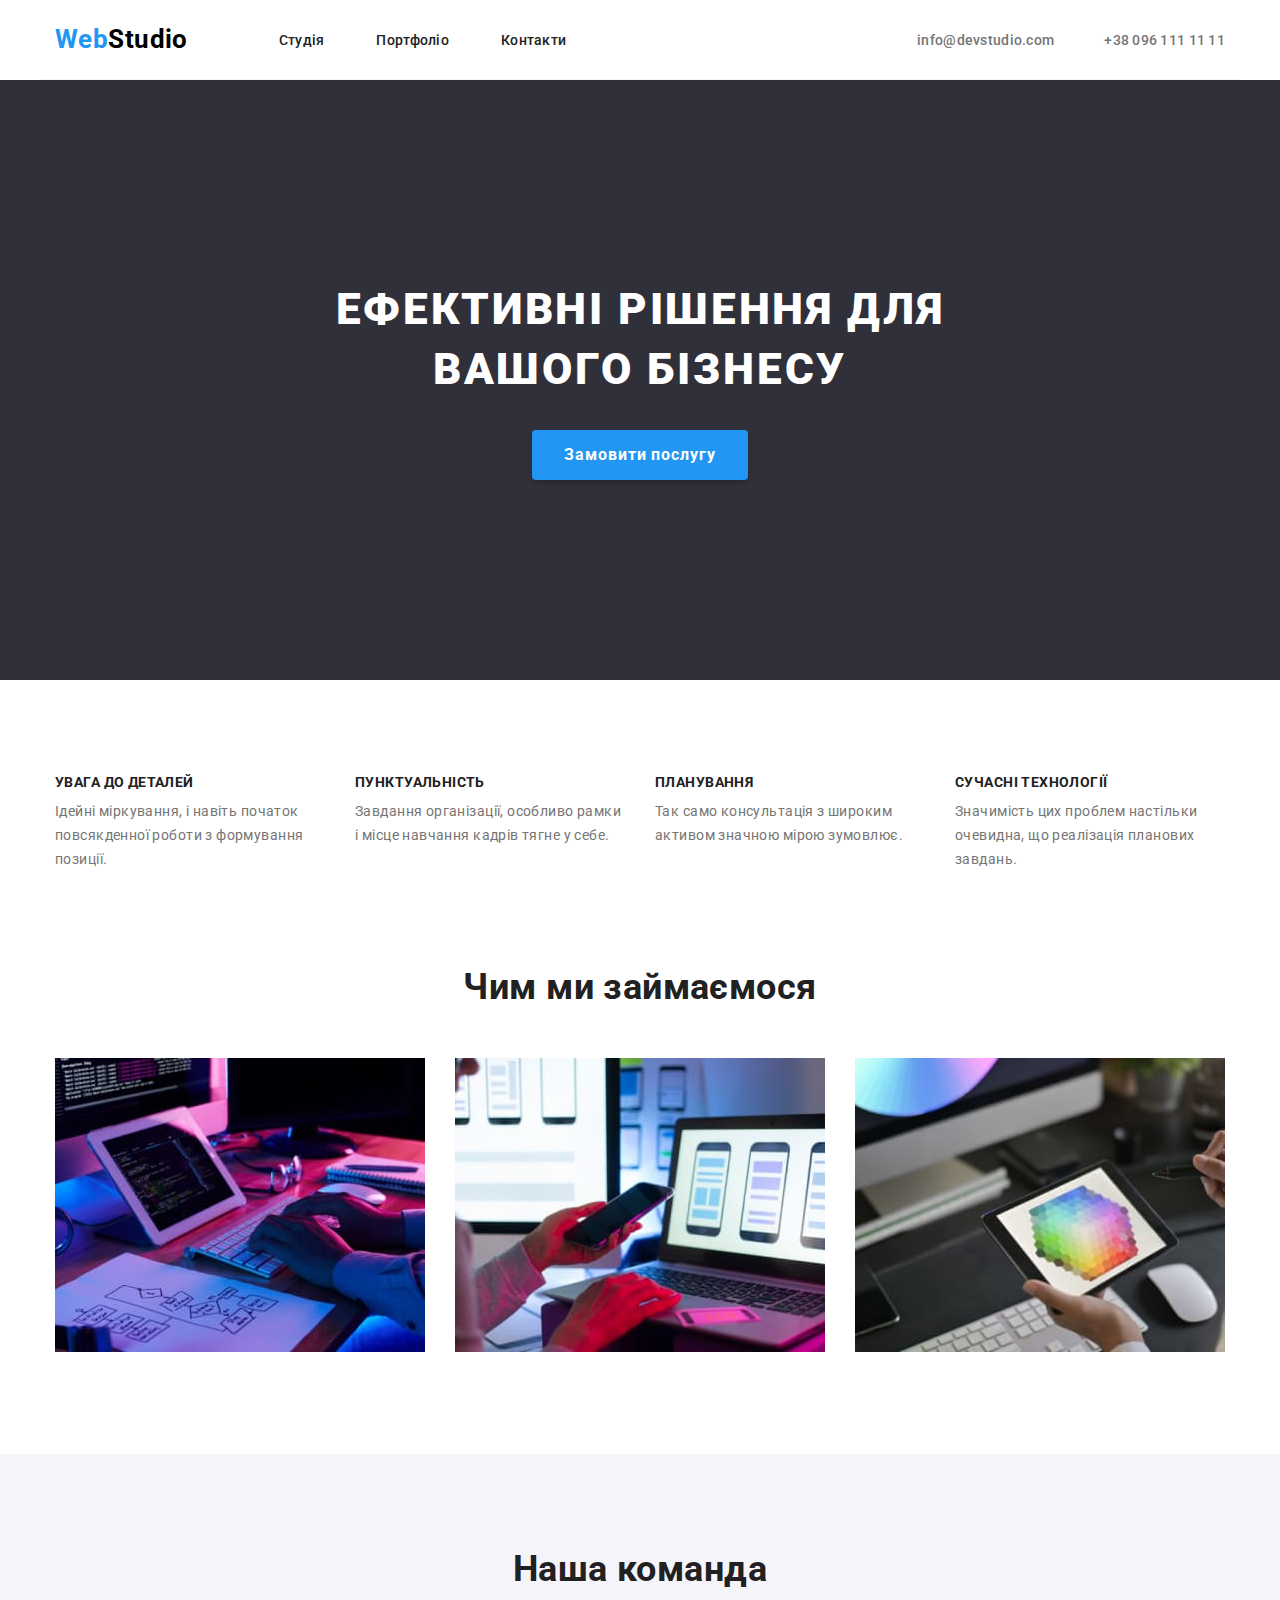
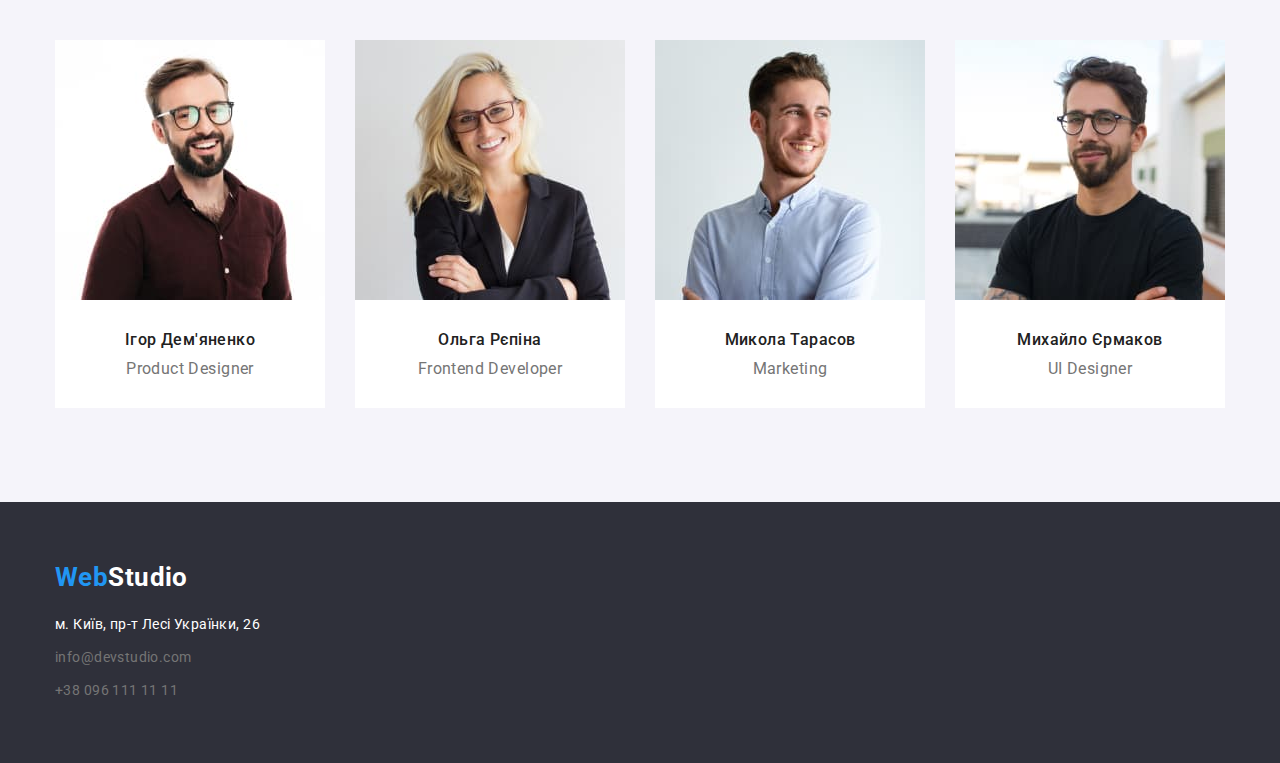
<file: index.html>
<!DOCTYPE html>
<html lang="uk">
  <head>
    <meta charset="UTF-8" />
    <meta http-equiv="X-UA-Compatible" content="IE=edge" />
    <meta name="viewport" content="width=device-width, initial-scale=1.0" />
    <title>Головна</title>
    <link rel="preconnect" href="https://fonts.googleapis.com" />
    <link rel="preconnect" href="https://fonts.gstatic.com" crossorigin />
    <link href="https://fonts.googleapis.com/css2?family=Montserrat:wght@400;700&family=Raleway:wght@700&family=Roboto:wght@400;500;700;900&display=swap" rel="stylesheet" />
    <link rel="stylesheet" href="./css/modern-normalize.css" />
    <link rel="stylesheet" href="./css/styles.css" />
  </head>

  <body>
    <header class="header">
      <div class="header-block container">
        <a href="./index.html" lang="en" class="logo"><span>Web</span>Studio</a>
        <nav class="navigation">
          <ul class="navigation-list">
            <li class="navigation-item">
              <a class="link header-link" href="./index.html">Студія</a>
            </li>
            <li class="navigation-item">
              <a class="link header-link" href="./portfolio.html">Портфоліо</a>
            </li>
            <li class="navigation-item">
              <a class="link header-link" href="#">Контакти</a>
            </li>
          </ul>
        </nav>

        <div class="contacts">
          <ul class="header-contacts">
            <li>
              <a class="link header-contact" href="mailto:info@devstudio.com">info@devstudio.com</a>
            </li>
            <li>
              <a class="link header-contact" href="tel:+380961111111">+38 096 111 11 11</a>
            </li>
          </ul>
        </div>
      </div>
    </header>

    <main class="hero">
      <section class="hero-header">
        <div class="hero-block container">
          <h1 class="hero-title">Ефективні рішення для вашого бізнесу</h1>
          <button type="button" class="hero-button">Замовити послугу</button>
        </div>
      </section>

      <section class="section section-advantages">
        <div class="container advantages">
          <h2 class="hidden section-title">Наші переваги</h2>
          <ul class="advantages-list">
            <li class="advantages-card">
              <h3 class="section-header">Увага до деталей</h3>
              <p>Ідейні міркування, і навіть початок повсякденної роботи з формування позиції.</p>
            </li>
            <li class="advantages-card">
              <h3 class="section-header">Пунктуальність</h3>
              <p>Завдання організації, особливо рамки і місце навчання кадрів тягне у себе.</p>
            </li>
            <li class="advantages-card">
              <h3 class="section-header">Планування</h3>
              <p>Так само консультація з широким активом значною мірою зумовлює.</p>
            </li>
            <li class="advantages-card">
              <h3 class="section-header">Сучасні технології</h3>
              <p>Значимість цих проблем настільки очевидна, що реалізація планових завдань.</p>
            </li>
          </ul>
        </div>
      </section>

      <section class="section projects">
        <div class="container">
          <h2 class="section-title">Чим ми займаємося</h2>
          <ul class="projects-list">
            <li class="projects-item">
              <img src="./images/img.jpg" alt="Людина набирає текст на клавіатурі" width="370" />
            </li>
            <li class="projects-item">
              <img src="./images/box2.jpg" alt="Людина тримає телефон в руці" width="370" />
            </li>
            <li class="projects-item">
              <img src="./images/box3.jpg" alt="Людина тримає планшет в руці." width="370" />
            </li>
          </ul>
        </div>
      </section>

      <section class="section team">
        <div class="container team-block">
          <h2 class="section-title">Наша команда</h2>
          <ul class="team-list">
            <li class="team-item">
              <img class="team-img" src="./images/img1.jpg" alt="Усміхнений чоловік в окулярах у бордовій сорочці" width="270" />
              <div class="team-desc">
                <h3 class="team-name">Ігор Дем'яненко</h3>
                <p lang="en">Product Designer</p>
              </div>
            </li>

            <li class="team-item">
              <img class="team-img" src="./images/img2.jpg" alt="Дівчина з посмішкою та білим волоссям в окулярах" width="270" />
              <div class="team-desc">
                <h3 class="team-name">Ольга Рєпіна</h3>
                <p lang="en">Frontend Developer</p>
              </div>
            </li>

            <li class="team-item">
              <img class="team-img" src="./images/img3.jpg" alt="Усміхнений чоловік в окулярах у блакітній сорочці" width="270" />
              <div class="team-desc">
                <h3 class="team-name">Микола Тарасов</h3>
                <p lang="en">Marketing</p>
              </div>
            </li>

            <li class="team-item">
              <img class="team-img" src="./images/img4.jpg" alt="Усміхнений чоловік в окулярах у чорній сорочці" width="270" />
              <div class="team-desc">
                <h3 class="team-name">Михайло Єрмаков</h3>
                <p lang="en">UI Designer</p>
              </div>
            </li>
          </ul>
        </div>
      </section>
    </main>

    <footer class="footer-contacts">
      <div class="container footer-block">
        <div class="footer-address">
          <a href="./index.html" class="footer-logo logo" lang="en"><span>Web</span>Studio</a>
          <address>
            <ul class="footer-contacts-list">
              <li class="footer-contacts-item">
                <a class="footer-contacts-link map" href="https://goo.gl/maps/XiPx7F8TdNtTnZYd6" target="_blank" rel="noopener noreferrer">м. Київ, пр-т Лесі Українки, 26</a>
              </li>
              <li class="footer-contacts-item">
                <a class="footer-contacts-link" href="mailto:info@devstudio.com">info@devstudio.com</a>
              </li>
              <li class="footer-contacts-item">
                <a class="footer-contacts-link" href="tel:+380961111111">+38 096 111 11 11</a>
              </li>
            </ul>
          </address>
        </div>
      </div>
    </footer>
  </body>
</html>
</file>
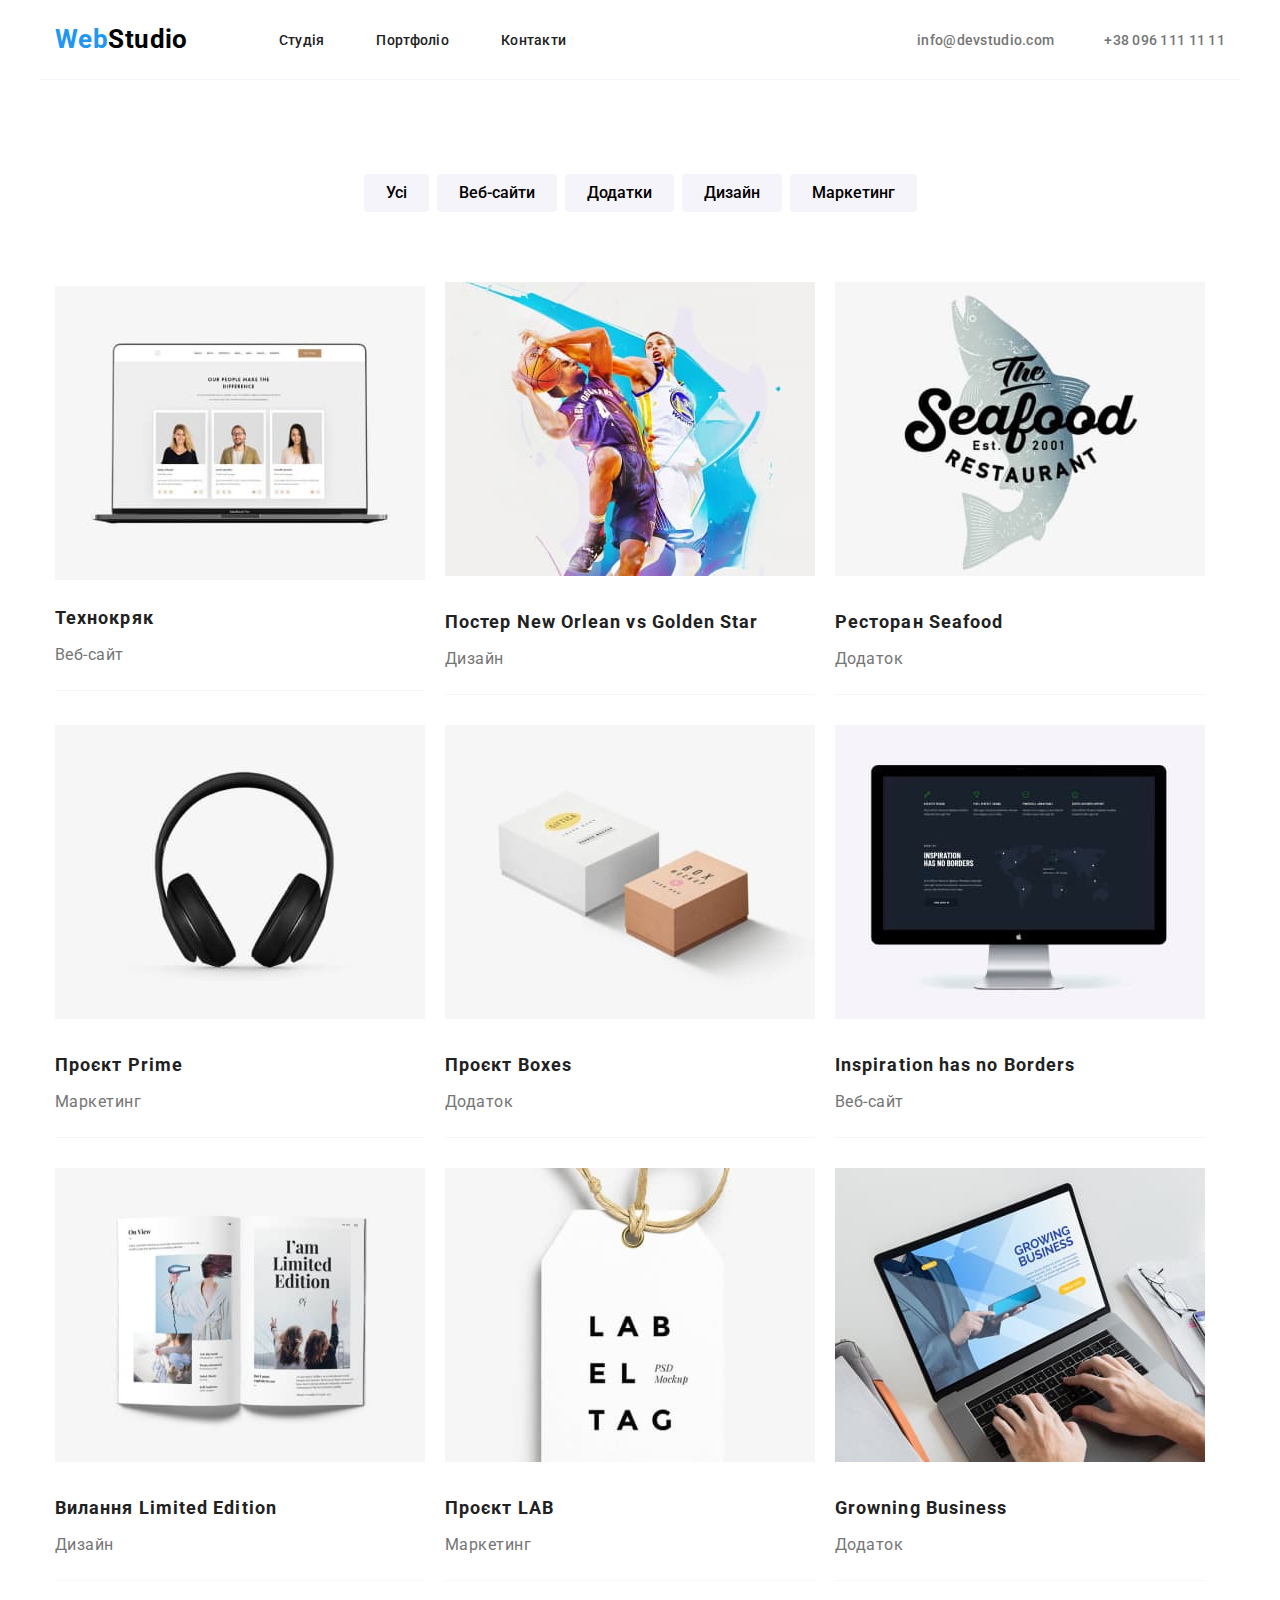
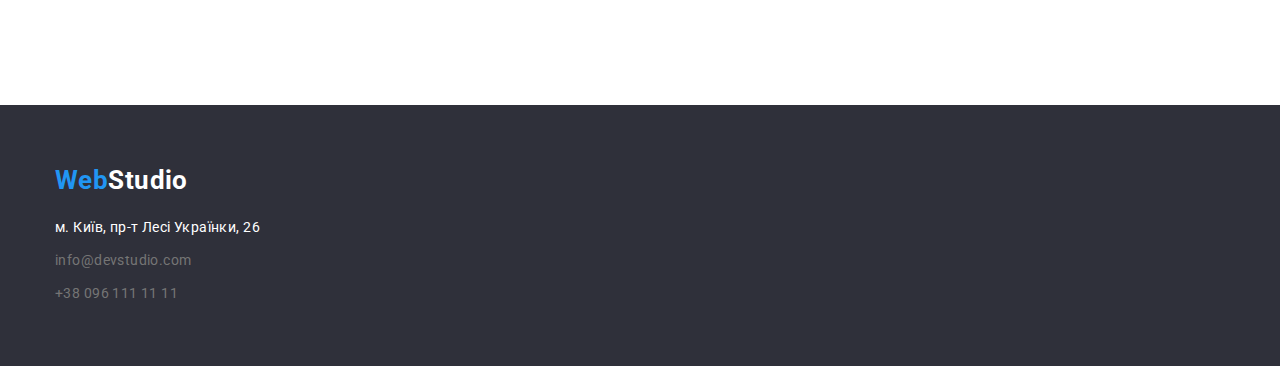
<file: portfolio.html>
<!DOCTYPE html>
<html lang="uk">
  <head>
    <meta charset="UTF-8" />
    <meta http-equiv="X-UA-Compatible" content="IE=edge" />
    <meta name="viewport" content="width=device-width, initial-scale=1.0" />
    <title>Портфоліо</title>
    <link rel="preconnect" href="https://fonts.googleapis.com" />
    <link rel="preconnect" href="https://fonts.gstatic.com" crossorigin />
    <link href="https://fonts.googleapis.com/css2?family=Montserrat:wght@400;700&family=Raleway:wght@700&family=Roboto:wght@400;500;700;900&display=swap" rel="stylesheet" />
    <link rel="stylesheet" href="./css/modern-normalize.css" />
    <link rel="stylesheet" href="./css/styles.css" />
  </head>

  <body>
    <header class="header">
      <div class="header-block container">
        <a href="./index.html" lang="en" class="logo"><span>Web</span>Studio</a>
        <nav class="navigation">
          <ul class="navigation-list">
            <li class="navigation-item">
              <a class="link header-link" href="./index.html">Студія</a>
            </li>
            <li class="navigation-item">
              <a class="link header-link" href="./portfolio.html">Портфоліо</a>
            </li>
            <li class="navigation-item">
              <a class="link header-link" href="#">Контакти</a>
            </li>
          </ul>
        </nav>

        <div class="contacts">
          <ul class="header-contacts">
            <li>
              <a class="link header-contact" href="mailto:info@devstudio.com">info@devstudio.com</a>
            </li>
            <li>
              <a class="link header-contact" href="tel:+380961111111">+38 096 111 11 11</a>
            </li>
          </ul>
        </div>
      </div>
    </header>

    <main>
      <section class="section">
        <div class="container">
          <h2 class="hidden work">Наши работы</h2>

          <div class="filter-work-type">
            <ul class="work-type">
              <li class="work-filter">
                <button type="button" class="button btn">Усі</button>
              </li>
              <li class="work-filter">
                <button type="button" class="button btn">Веб-сайти</button>
              </li>
              <li class="work-filter">
                <button type="button" class="button btn">Додатки</button>
              </li>
              <li class="work-filter">
                <button type="button" class="button btn">Дизайн</button>
              </li>
              <li class="work-filter">
                <button type="button" class="button btn">Маркетинг</button>
              </li>
            </ul>
          </div>

          <ul class="work-list">
            <li class="work-item">
              <a href="./portfolio.html">
                <img class="work-img" src="./images/pf-img1.jpg" alt="На ноутбуці відкрито сайт із трьома фото співробітників" width="370" />
                <div class="work-desc">
                  <h2 class="work-title">Технокряк</h2>
                  <p class="work-type">Веб-сайт</p>
                </div>
              </a>
            </li>
            <li class="work-item">
              <a href="./portfolio.html">
                <img src="./images/pf-img2.jpg" alt="Двоє чоловіків грають у баскетбол" width="370" />
                <div class="work-desc">
                  <h2 class="work-title">Постер <span lang="en">New Orlean vs Golden Star</span></h2>
                  <p class="work-type">Дизайн</p>
                </div>
              </a>
            </li>
            <li class="work-item">
              <a href="./portfolio.html">
                <img src="./images/pf-img3.jpg" alt="Логотип ресторану морської їжі" width="370" />
                <div class="work-desc">
                  <h2 class="work-title">Ресторан <span lang="en">Seafood</span></h2>
                  <p class="work-type">Додаток</p>
                </div>
              </a>
            </li>
            <li class="work-item">
              <a href="./portfolio.html">
                <img src="./images/pf-img4.jpg" alt="навушники" width="370" />
                <div class="work-desc">
                  <h2 class="work-title">Проєкт <span lang="en">Prime</span></h2>
                  <p class="work-type">Маркетинг</p>
                </div>
              </a>
            </li>
            <li class="work-item">
              <a href="./portfolio.html">
                <img src="./images/pf-img5.jpg" alt="біла велика коробка лежить поруч із бежевою маленькою коробкою" width="370" />
                <div class="work-desc">
                  <h2 class="work-title">Проєкт <span lang="en">Boxes</span></h2>
                  <p class="work-type">Додаток</p>
                </div>
              </a>
            </li>
            <li class="work-item">
              <a href="./portfolio.html">
                <img src="./images/pf-img6.jpg" alt="відкритий сайт Inspiration has no Borders на моноблоці" width="370" />
                <div class="work-desc">
                  <h2 class="work-title" lang="en">Inspiration has no Borders</h2>
                  <p class="work-type">Веб-сайт</p>
                </div>
              </a>
            </li>
            <li class="work-item">
              <a href="./portfolio.html">
                <img src="./images/pf-img7.jpg" alt="відкрита книга з ілюстраціями" width="370" />
                <div class="work-desc">
                  <h2 class="work-title">Вилання <span lang="en">Limited Edition</span></h2>
                  <p class="work-type">Дизайн</p>
                </div>
              </a>
            </li>
            <li class="work-item">
              <a href="./portfolio.html">
                <img src="./images/pf-img8.jpg" alt="етикетка LAB" width="370" />
                <div class="work-desc">
                  <h2 class="work-title">Проєкт <span lang="en">LAB</span></h2>
                  <p class="work-type">Маркетинг</p>
                </div>
              </a>
            </li>
            <li class="work-item">
              <a href="./portfolio.html">
                <img src="./images/pf-img9.jpg" alt="пальці набирають текст на ноутбуці" width="370" />
                <div class="work-desc">
                  <h2 class="work-title" lang="en">Growning Business</h2>
                  <p class="work-type">Додаток</p>
                </div>
              </a>
            </li>
          </ul>
        </div>
      </section>
    </main>

    <footer class="footer-contacts">
      <div class="container footer-block">
        <div class="footer-address">
          <a href="./index.html" class="footer-logo logo" lang="en"><span>Web</span>Studio</a>
          <address>
            <ul class="footer-contacts-list">
              <li class="footer-contacts-item">
                <a class="footer-contacts-link map" href="https://goo.gl/maps/XiPx7F8TdNtTnZYd6" target="_blank" rel="noopener noreferrer">м. Київ, пр-т Лесі Українки, 26</a>
              </li>
              <li class="footer-contacts-item">
                <a class="footer-contacts-link" href="mailto:info@devstudio.com">info@devstudio.com</a>
              </li>
              <li class="footer-contacts-item">
                <a class="footer-contacts-link" href="tel:+380961111111">+38 096 111 11 11</a>
              </li>
            </ul>
          </address>
        </div>
      </div>
    </footer>
  </body>
</html>
</file>
<file: css/styles.css>
:root {
    /* text color*/
    --primary-text-color: #757575;
    --header-text-color: #212121;
    --accent-color: #2196F3;
    --c-black: #000000;
    --c-white: #fff;
    --c-grey: color: rgba(255, 255, 255, 0.6);

    /* background color*/
    --bg-grey: #F5F4FA;
    --bg-white: #FFFFFF;

}

*,
::before,
::after {
    margin: 0;
    padding: 0;
    box-sizing: border-box;
}

h1,
h2,
h3,
h4,
h5,
h6,
p,
ul {
    margin: 0;
    padding: 0;
}

.btn {
    cursor: pointer;
}

body {
    background-color: #fff;
    color: var(--primary-text-color);
    font-family: Roboto, sans-serif;
    font-weight: 400;
    font-size: 14px;
    line-height: 1.7142;
    letter-spacing: 0.03em;
}

ul {
    list-style: none;
}

.section {
    padding: 94px 0;
}

.container {
    max-width: 1200px;
    width: 100%;
    margin: 0 auto;
    padding: 0 15px;
}

.link {
    text-decoration: none;
    font-weight: 500;
    font-size: 14px;
    line-height: 1.1428;
    letter-spacing: 0.02em;
}

/*header*/

.logo {
    text-decoration: none;
    color: var(--c-black);
    font-weight: 700;
    font-size: 26px;
    line-height: 1.1932;
    display: block;
}

.logo span {
    color: var(--accent-color);
}

.header-link {
    display: inline-block;
    color: var(--header-text-color);
    padding: 32px 0 31px;
}

.header-link:hover,
.header-link:focus {
    color: var(--accent-color);
}

.header-contact {
    color: var(--primary-text-color);
    display: flex;
    align-items: center;
    gap: 10px;
}

.header-contact:hover,
.header-contact:focus {
    color: var(--accent-color);
}

.header-block {
    display: flex;
    align-items: center;
    border-bottom: 1px solid var(--bg-grey);
}

.navigation {
    margin-left: 91px;
}

.navigation-list {
    display: flex;
}

.navigation-item:not(:last-child) {
    margin-right: 52px;
}

.contacts {
    margin-left: auto;
}

.header-contacts {
    display: flex;
    align-items: left;
    gap: 50px;
}

/*hero*/
.hero-header {
    background-color: #2F303A;
    padding: 200px 0;
    display: block;
    max-width: 1600px;
    margin: 0 auto;
}

.hero-block {
    display: block;
    align-items: center;
    justify-content: center;
}

.hero-title {
    color: var(--c-white);
    max-width: 696px;
    font-weight: 900;
    font-size: 44px;
    line-height: 1.3636;
    letter-spacing: 0.06em;
    text-transform: uppercase;
    text-align: center;
    margin: 0 auto 30px;
}

.hero-button {
    width: 216px;
    height: 50px;
    color: var(--c-white);
    background-color: var(--accent-color);
    font-weight: 700;
    font-size: 16px;
    line-height: 1.875;
    letter-spacing: 0.06em;
    box-shadow: 0px 4px 4px rgba(0, 0, 0, 0.15);
    border-radius: 4px;
    text-align: center;
    margin: 0 auto;
    display: block;
    border: none;
}

/*advantages section*/
.section-advantages {
    padding-bottom: 0;
}
.hidden {
    position: absolute;
    width: 1px;
    height: 1px;
    margin: -1px;
    border: 0;
    padding: 0;
    white-space: nowrap;
    clip-path: inset(100%);
    clip: rect(0 0 0 0);
    overflow: hidden;
}

.advantages-list {
    display: flex;
    justify-content: center;
}
.advantages-card {
    display: block;
    max-width: 270px;
}
.advantages-card:not(:last-child){
    margin-right:30px;
}
.section-header {
    color: var(--header-text-color);
    font-weight: 700;
    font-size: 14px;
    line-height: 1.1428;   
    text-transform: uppercase;
    padding-bottom: 10px;
}

/*projects section*/
.section-title {
    color: var(--header-text-color);
    font-weight: 700;
    font-size: 36px;
    line-height: 1.1666;
    text-align: center;
    margin-bottom: 50px;
}
.projects-list {
    display: flex;
    justify-content: center;
}
.projects-item:not(:last-child) {
    margin-right:30px;
}

/*team section*/
.team {
    background-color: var(--bg-grey);
}


.team-list {
    display: flex;
    justify-content: center;
    margin-top: 50px;
    gap: 30px;
}

.team-item {
    display: block;
    box-sizing: border-box;
    text-align: center;
}

.team-img {
    display: block;
}

.team-desc {
    padding: 30px 15px;
    font-weight: 400;
    font-size: 16px;
    line-height: 1.1875;
    background-color: var(--bg-white);
}

.team-name {
    padding-bottom:10px;
    font-weight: 500;
    font-size: 16px;
    line-height: 1.1875;
    color: var(--header-text-color);
}

/*footer*/
.footer-contacts {
    background-color: #2F303A;
    padding: 60px 0;
}

.footer-block {
    display: flex;
}

.footer-logo {
    display: block;
    color: var(--c-white);
}

.footer-address {
    display: block;
    margin-right: 70px;

}

.footer-contacts-link {
    text-decoration: none;
    color: var(--c-grey);
    font-style: normal;
    display: block;
}

.footer-contacts-item:first-child {
    margin-top: 20px;
}

.footer-contacts-item:not(:last-child) {
    margin-bottom: 9px;
    ;
}

.footer-contacts-link:hover,
.footer-contacts-link:focus {
    color: var(--accent-color);
}

.map {
    color: var(--c-white);
}


/*Страница портфолио*/
.filter-work-type {
    display: flex;
    justify-content: center;
    margin-bottom: 50px;
}

.work-type {
    display: flex;
    margin-bottom: 20px;
}
.work-filter:not(:last-child) {
    margin-right: 8px;
}

.button {
    font-weight: 500;
    font-size: 16px;
    line-height: 1.625;
    text-align: center;
    background-color: var(--bg-grey);
    border: 0 solid var(--bg-grey);
    border-radius: 4px;
    padding: 6px 22px;
}

.button:hover,
.button:focus {
    background-color: var(--accent-color);
    color: var(--c-white);
}
.work-list {
    display: flex; 
    flex-wrap: wrap;
    justify-content: center;
}

.work-item {
    display: flex;
    justify-content: center;
    align-items: center;
    margin-right: 20px;
    margin-bottom: 30px; 
}
.work-item> a {
    text-decoration: none;
    text-align: start;
    border-bottom: 1px solid var(--bg-grey); 
}

.work-title {
    display: block;
    font-weight: 700;
    font-size: 18px;
    line-height: 2;
    letter-spacing: 0.06em;
    color: var(--header-text-color);
    margin-top: 20px;
    margin-bottom: 4px;
}

.work-type {
    font-weight: 400;
    font-size: 16px;
    line-height: 1.875;
    letter-spacing: 0.03em;
    color: var(--primary-text-color);
}

.work-img {
    display: block;
}
</file>
